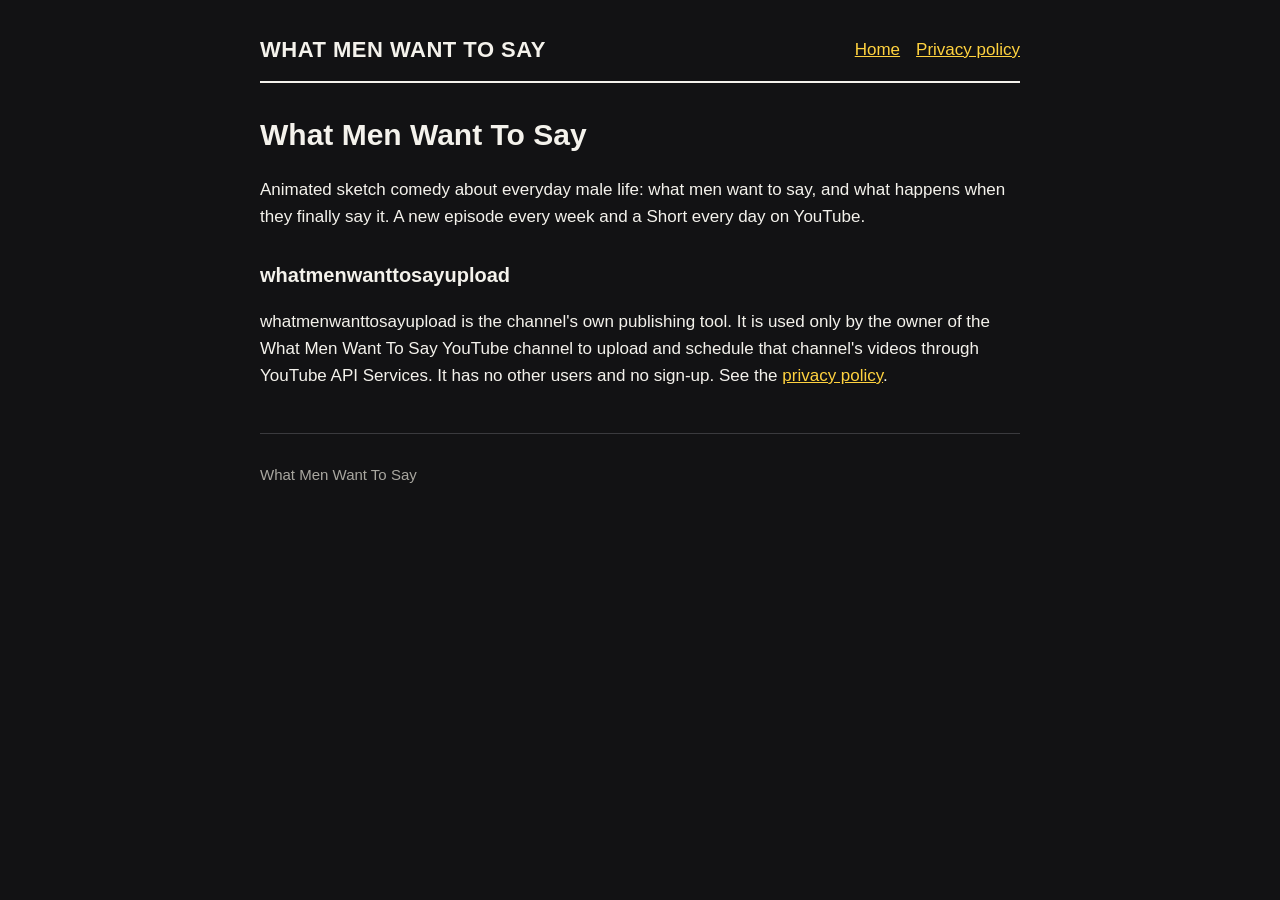
<file: index.html>
<!doctype html>
<html lang="en">
<head>
<meta charset="utf-8">
<meta name="viewport" content="width=device-width, initial-scale=1">
<title>What Men Want To Say</title>
<meta name="description" content="What Men Want To Say: animated sketch comedy about everyday male life.">
<link rel="stylesheet" href="style.css">
</head>
<body>
<main>
<header>
<div class="brand">What Men Want To Say</div>
<nav><a href="index.html">Home</a><a href="privacy.html">Privacy policy</a></nav>
</header>
<h1>What Men Want To Say</h1>
<p>Animated sketch comedy about everyday male life: what men want to say, and what happens when they finally say it. A new episode every week and a Short every day on YouTube.</p>
<h2>whatmenwanttosayupload</h2>
<p>whatmenwanttosayupload is the channel's own publishing tool. It is used only by the owner of the What Men Want To Say YouTube channel to upload and schedule that channel's videos through YouTube API Services. It has no other users and no sign-up. See the <a href="privacy.html">privacy policy</a>.</p>
<footer><p class="muted">What Men Want To Say</p></footer>
</main>
</body>
</html>
</file>
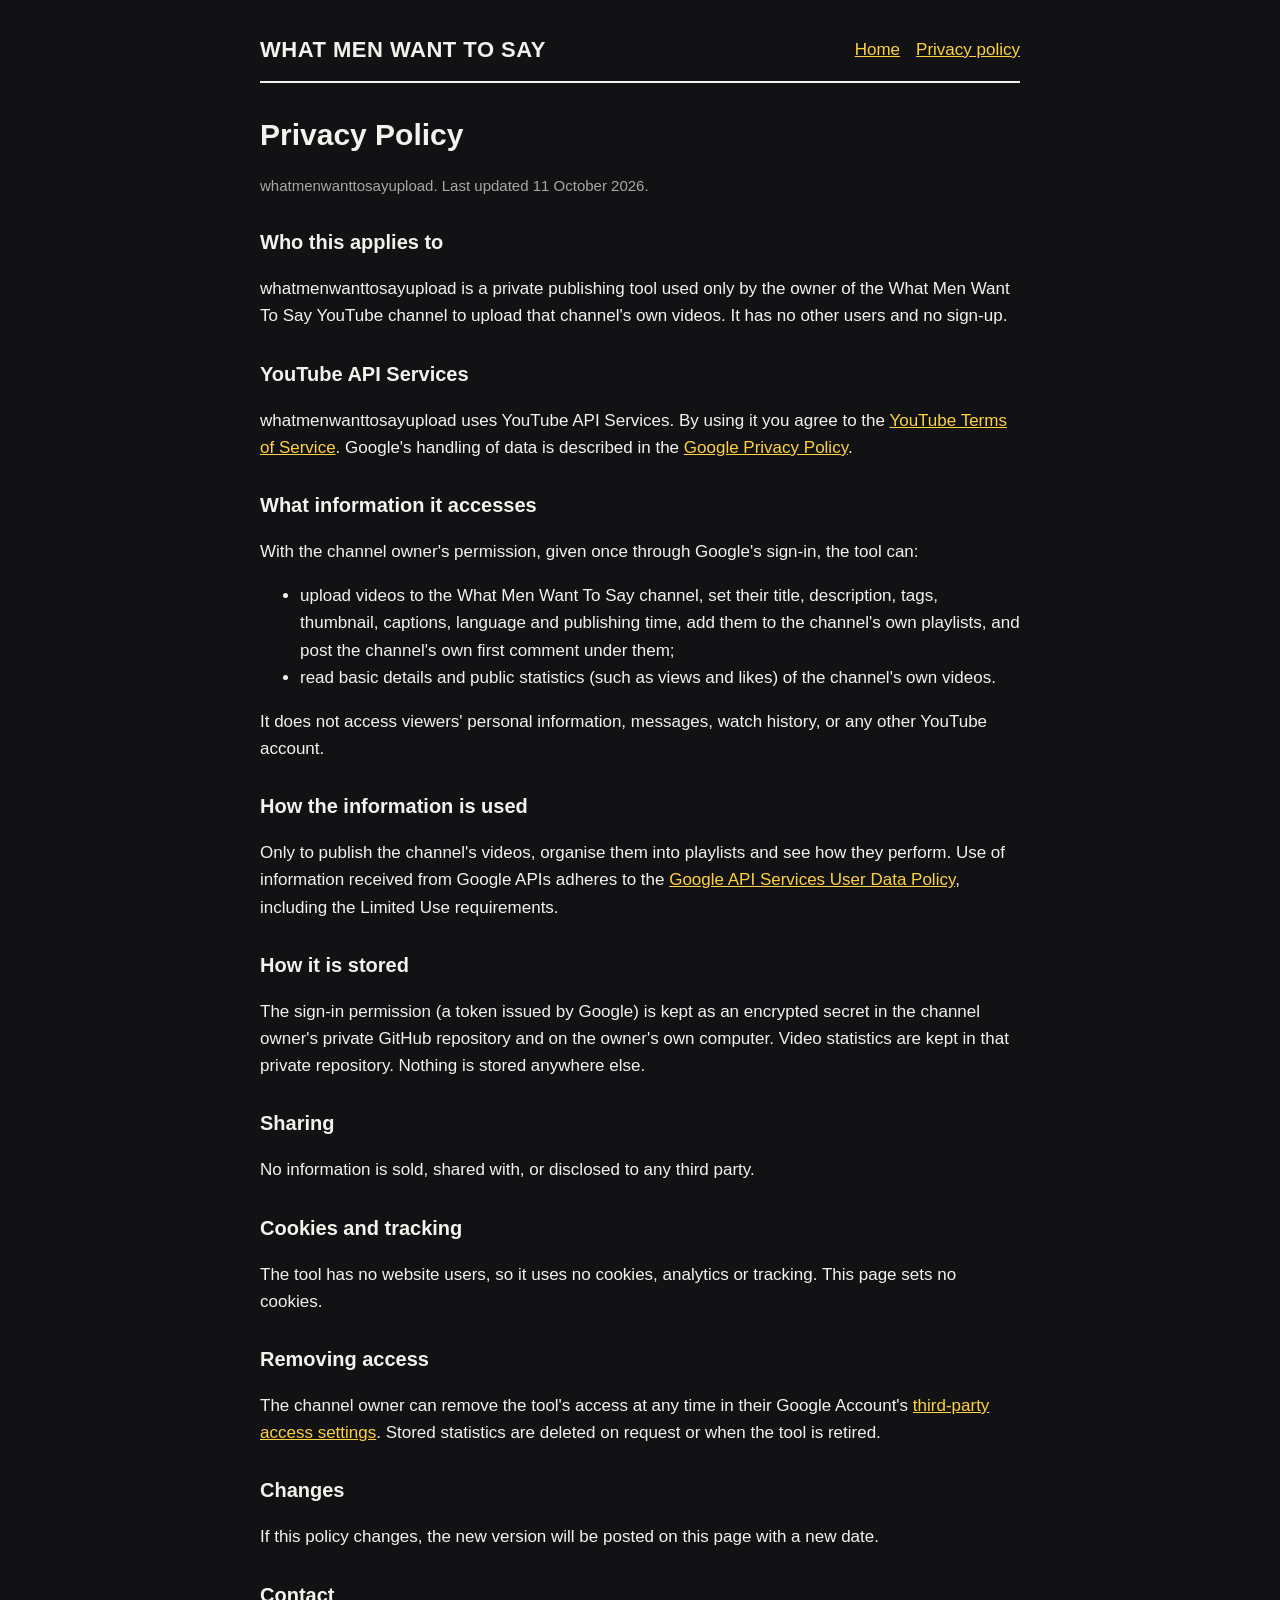
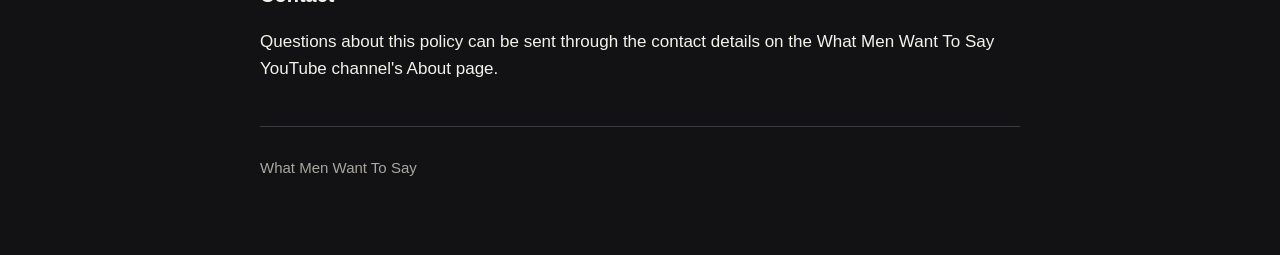
<file: privacy.html>
<!doctype html>
<html lang="en">
<head>
<meta charset="utf-8">
<meta name="viewport" content="width=device-width, initial-scale=1">
<title>Privacy Policy: whatmenwanttosayupload</title>
<meta name="description" content="Privacy policy of whatmenwanttosayupload, the What Men Want To Say YouTube channel's publishing tool.">
<link rel="stylesheet" href="style.css">
</head>
<body>
<main>
<header>
<div class="brand">What Men Want To Say</div>
<nav><a href="index.html">Home</a><a href="privacy.html">Privacy policy</a></nav>
</header>
<h1>Privacy Policy</h1>
<p class="muted">whatmenwanttosayupload. Last updated 11 October 2026.</p>

<h2>Who this applies to</h2>
<p>whatmenwanttosayupload is a private publishing tool used only by the owner of the What Men Want To Say YouTube channel to upload that channel's own videos. It has no other users and no sign-up.</p>

<h2>YouTube API Services</h2>
<p>whatmenwanttosayupload uses YouTube API Services. By using it you agree to the <a href="https://www.youtube.com/t/terms">YouTube Terms of Service</a>. Google's handling of data is described in the <a href="https://policies.google.com/privacy">Google Privacy Policy</a>.</p>

<h2>What information it accesses</h2>
<p>With the channel owner's permission, given once through Google's sign-in, the tool can:</p>
<ul>
<li>upload videos to the What Men Want To Say channel, set their title, description, tags, thumbnail, captions, language and publishing time, add them to the channel's own playlists, and post the channel's own first comment under them;</li>
<li>read basic details and public statistics (such as views and likes) of the channel's own videos.</li>
</ul>
<p>It does not access viewers' personal information, messages, watch history, or any other YouTube account.</p>

<h2>How the information is used</h2>
<p>Only to publish the channel's videos, organise them into playlists and see how they perform. Use of information received from Google APIs adheres to the <a href="https://developers.google.com/terms/api-services-user-data-policy">Google API Services User Data Policy</a>, including the Limited Use requirements.</p>

<h2>How it is stored</h2>
<p>The sign-in permission (a token issued by Google) is kept as an encrypted secret in the channel owner's private GitHub repository and on the owner's own computer. Video statistics are kept in that private repository. Nothing is stored anywhere else.</p>

<h2>Sharing</h2>
<p>No information is sold, shared with, or disclosed to any third party.</p>

<h2>Cookies and tracking</h2>
<p>The tool has no website users, so it uses no cookies, analytics or tracking. This page sets no cookies.</p>

<h2>Removing access</h2>
<p>The channel owner can remove the tool's access at any time in their Google Account's <a href="https://myaccount.google.com/permissions">third-party access settings</a>. Stored statistics are deleted on request or when the tool is retired.</p>

<h2>Changes</h2>
<p>If this policy changes, the new version will be posted on this page with a new date.</p>

<h2>Contact</h2>
<p>Questions about this policy can be sent through the contact details on the What Men Want To Say YouTube channel's About page.</p>
<footer><p class="muted">What Men Want To Say</p></footer>
</main>
</body>
</html>
</file>
<file: style.css>
body{margin:0;background:#121214;color:#f4f2ec;font:17px/1.6 -apple-system,BlinkMacSystemFont,"Segoe UI",Helvetica,Arial,sans-serif}
main{max-width:760px;margin:0 auto;padding:32px 20px 60px}
header{display:flex;flex-wrap:wrap;justify-content:space-between;align-items:center;gap:12px;border-bottom:2px solid #f4f2ec;padding-bottom:14px;margin-bottom:28px}
.brand{font-weight:800;font-size:22px;letter-spacing:.5px;text-transform:uppercase}
nav a{margin-left:16px}
a{color:#ffd23f}
h1{font-size:30px;margin:0 0 6px}
h2{font-size:20px;margin:28px 0 6px}
.muted{color:#a9a7a0;font-size:15px}
footer{margin-top:44px;border-top:1px solid #3a3a3e;padding-top:14px}
</file>
